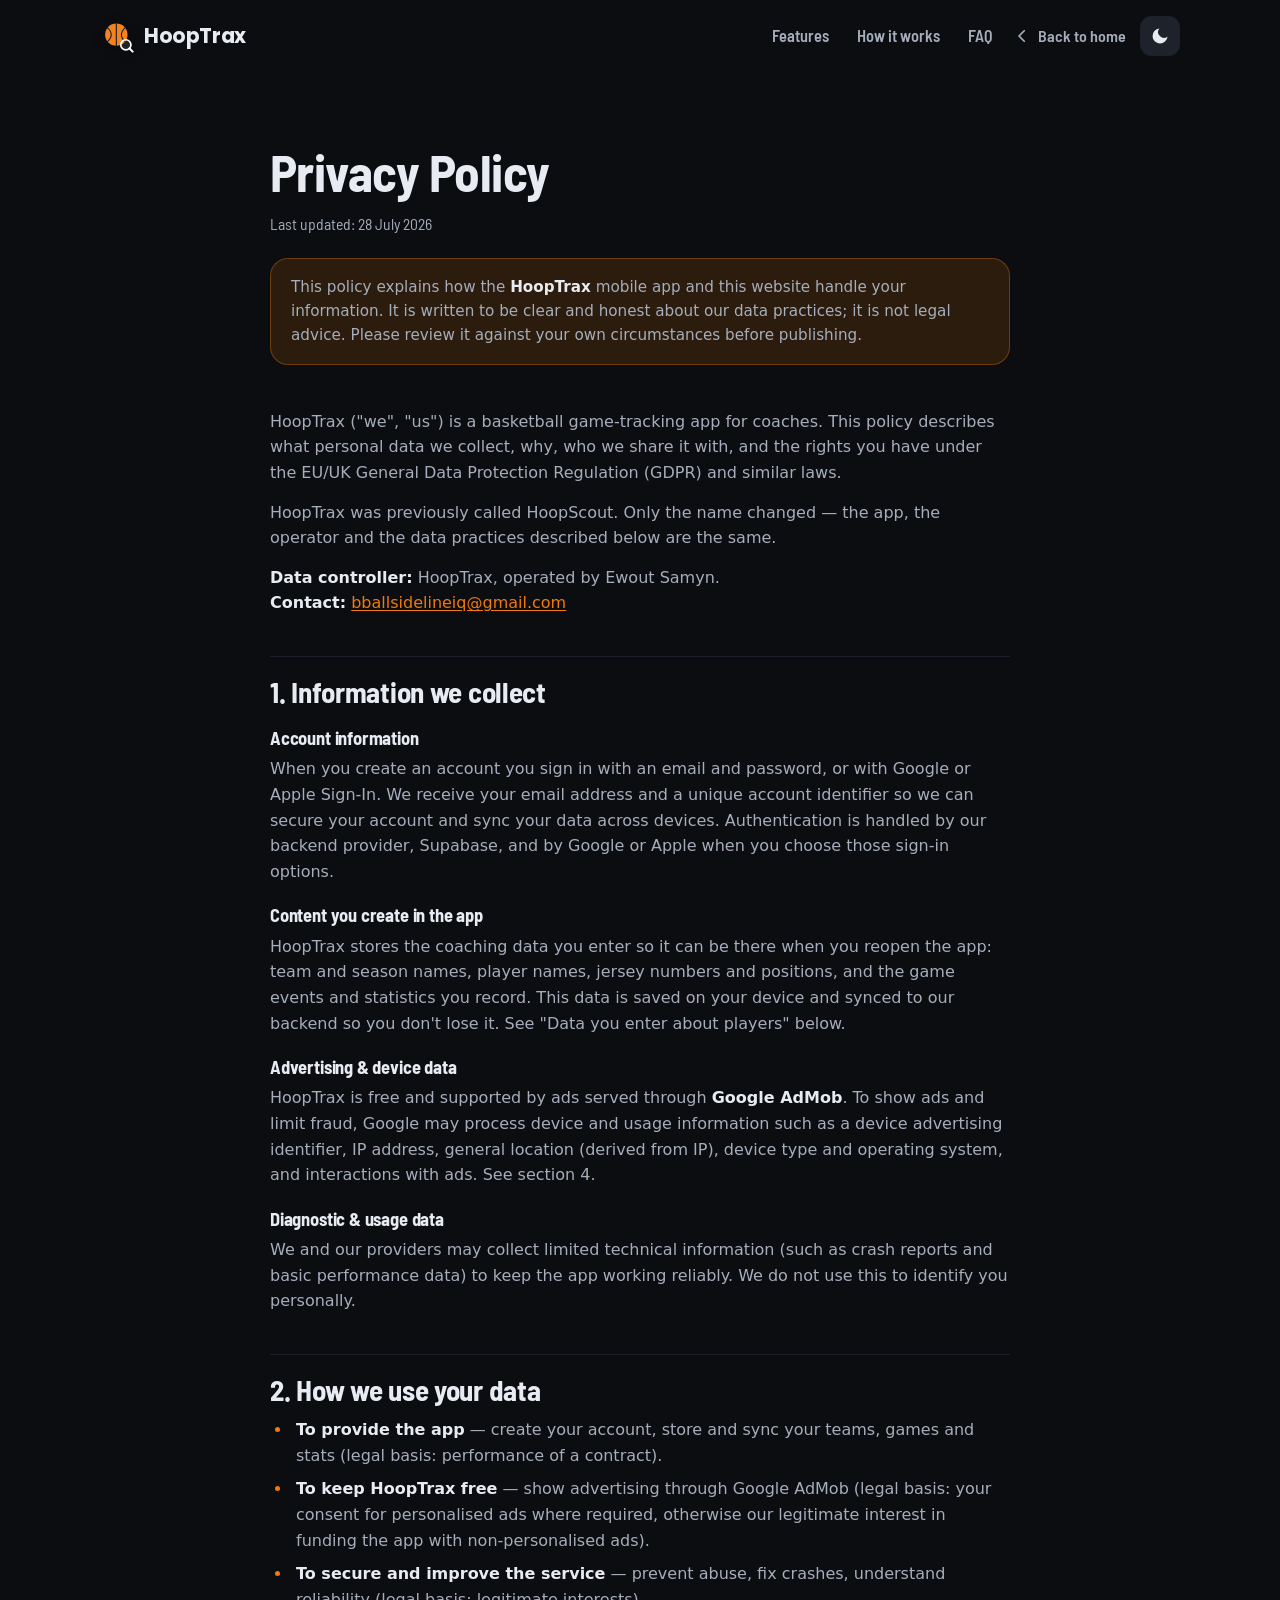
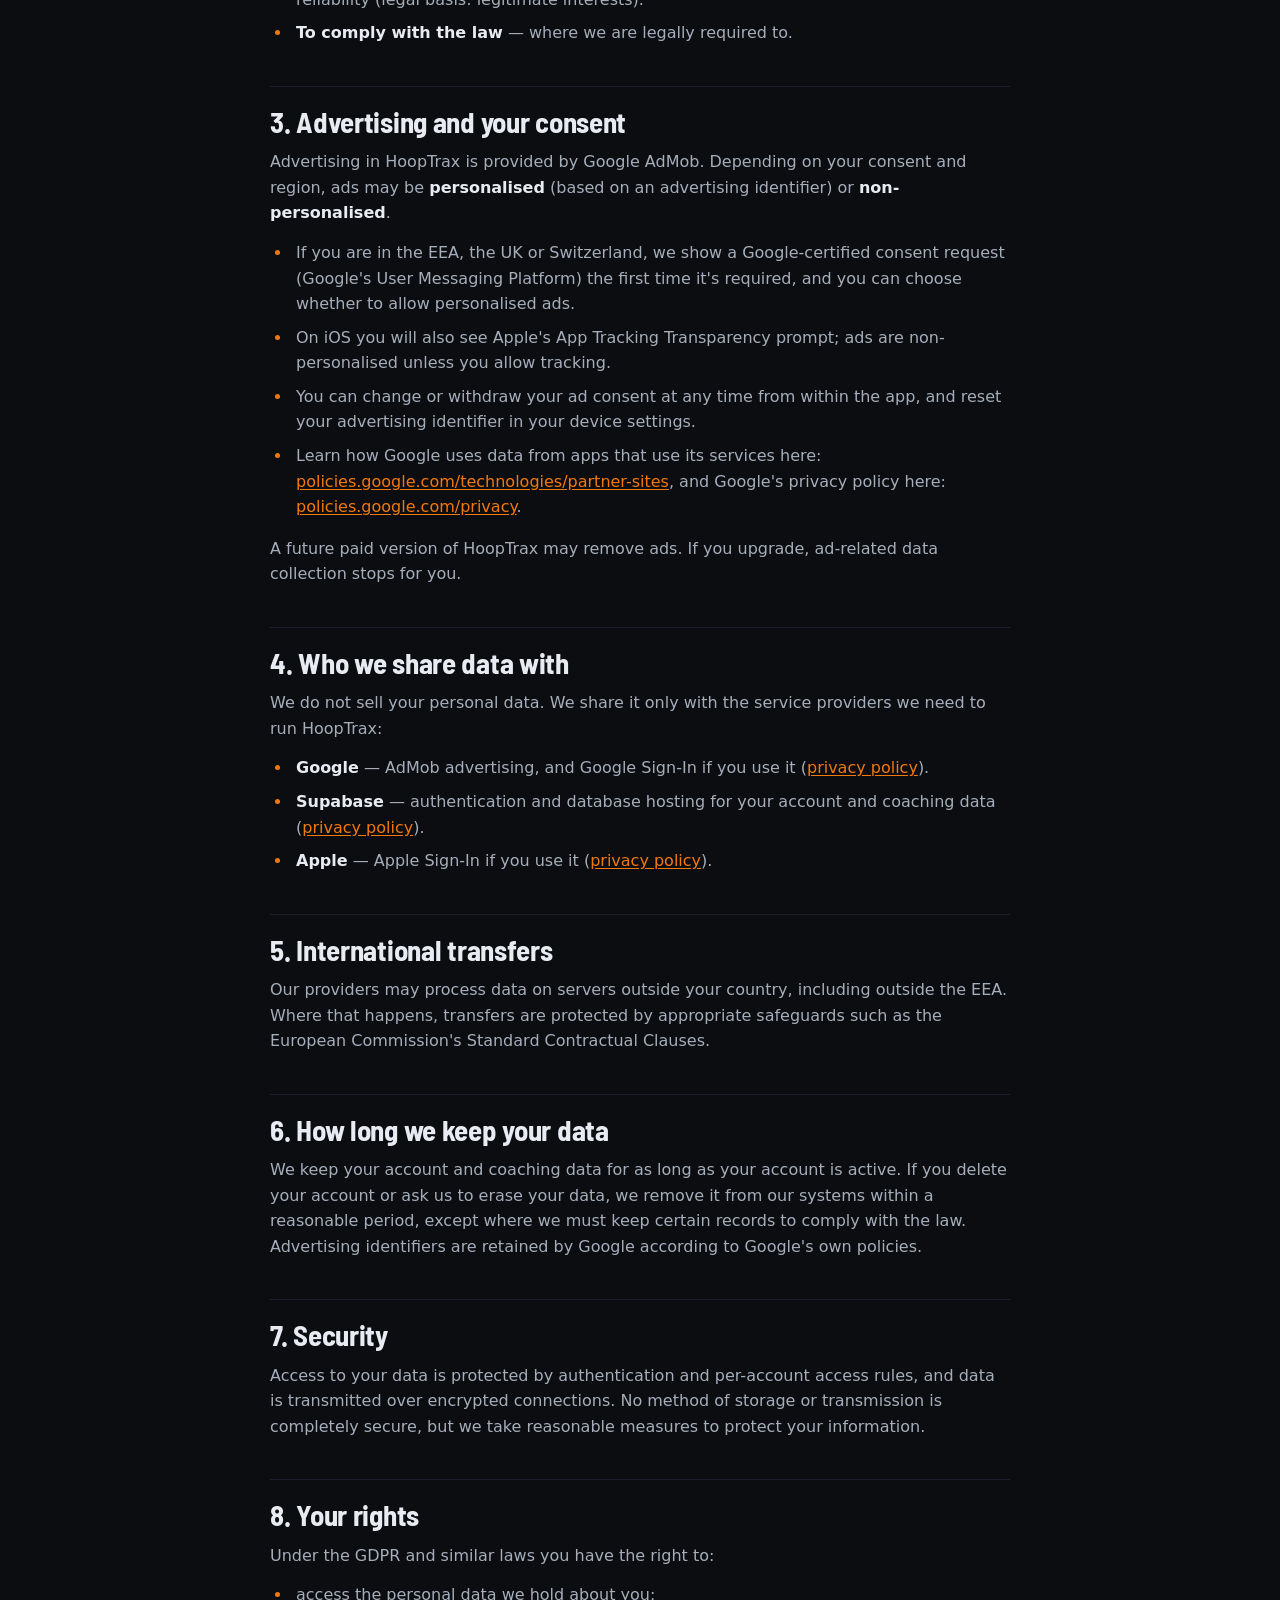
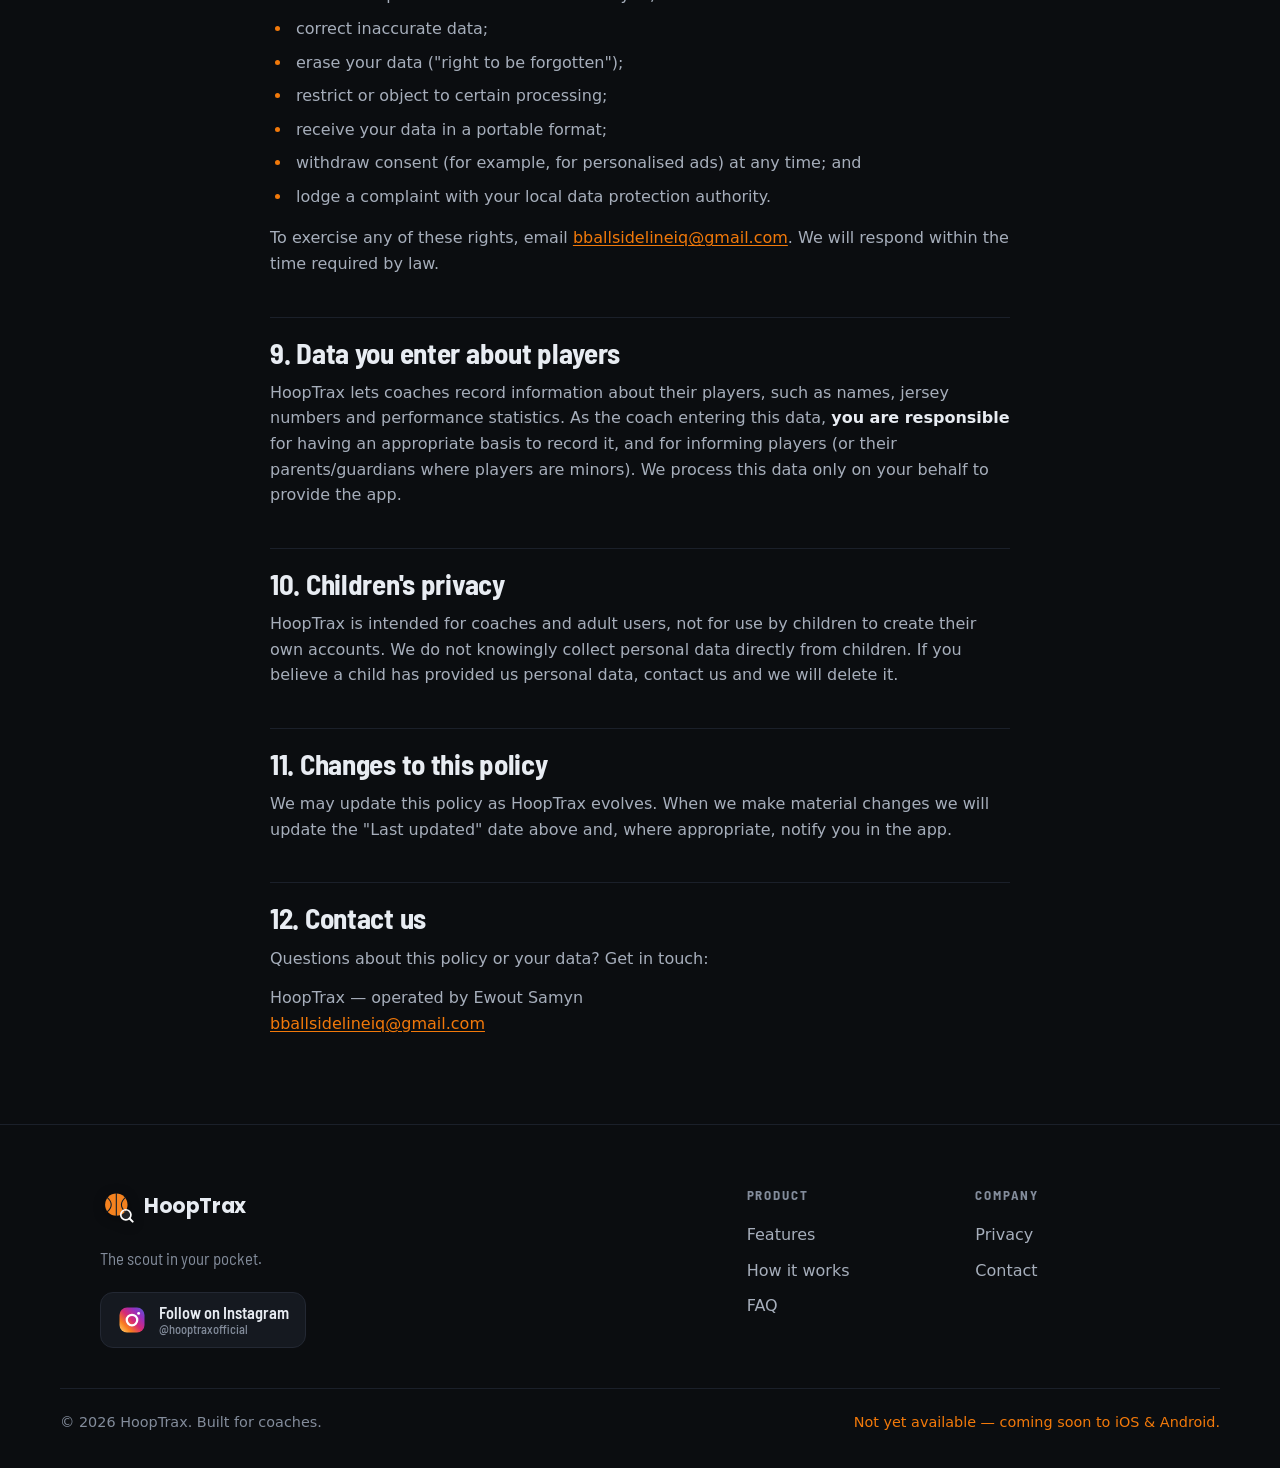
<file: privacy.html>
<!doctype html>
<html lang="en" data-theme="dark">
<head>
  <meta charset="utf-8" />
  <meta name="viewport" content="width=device-width, initial-scale=1" />
  <title>Privacy Policy — HoopTrax</title>
  <meta name="description" content="How the HoopTrax basketball app collects, uses and protects your data, including Google AdMob advertising and your GDPR rights." />
  <meta name="theme-color" content="#0B0D10" />
  <meta name="robots" content="index, follow" />
  <link rel="canonical" href="https://hoop-trax.com/privacy.html" />
  <meta property="og:type" content="website" />
  <meta property="og:url" content="https://hoop-trax.com/privacy.html" />
  <meta property="og:title" content="Privacy Policy — HoopTrax" />
  <meta property="og:description" content="How the HoopTrax basketball app collects, uses and protects your data, including Google AdMob advertising and your GDPR rights." />

  <link rel="icon" href="assets/favicon.svg" type="image/svg+xml" />
  <link rel="apple-touch-icon" href="assets/favicon.svg" />

  <link rel="preconnect" href="https://fonts.googleapis.com" />
  <link rel="preconnect" href="https://fonts.gstatic.com" crossorigin />
  <link href="https://fonts.googleapis.com/css2?family=Barlow+Semi+Condensed:wght@500;600;700&family=Poppins:wght@600;700&display=swap" rel="stylesheet" />

  <link rel="stylesheet" href="css/styles.css" />

  <script>
    (function () {
      try {
        var t = localStorage.getItem('hooptrax-theme');
        if (t === 'light' || t === 'dark') document.documentElement.setAttribute('data-theme', t);
      } catch (e) {}
    })();
  </script>
</head>
<body>
  <a class="skip-link" href="#main">Skip to content</a>

  <!-- ============ NAV ============ -->
  <header class="nav" id="nav">
    <div class="wrap nav__inner">
      <a class="brand" href="index.html" aria-label="HoopTrax home">
        <span class="brand__mark" aria-hidden="true">
          <svg viewBox="0 0 100 100" xmlns="http://www.w3.org/2000/svg">
            <circle cx="48" cy="46" r="33" fill="#F4821F"/>
            <line x1="48" y1="13" x2="48" y2="79" stroke="#0D1B2A" stroke-width="3.2" stroke-linecap="round"/>
            <path d="M 20,24 Q 46,46 20,68" stroke="#0D1B2A" stroke-width="3.2" fill="none" stroke-linecap="round"/>
            <path d="M 76,24 Q 50,46 76,68" stroke="#0D1B2A" stroke-width="3.2" fill="none" stroke-linecap="round"/>
            <circle cx="76" cy="76" r="15" fill="rgba(255,255,255,0.10)" stroke="#fff" stroke-width="5"/>
            <line x1="87" y1="87" x2="96" y2="96" stroke="#fff" stroke-width="6" stroke-linecap="round"/>
          </svg>
        </span>
        <span class="brand__word">HoopTrax</span>
      </a>

      <nav class="nav__links" aria-label="Primary">
        <a href="index.html#features">Features</a>
        <a href="index.html#how">How it works</a>
        <a href="index.html#faq">FAQ</a>
      </nav>

      <div class="nav__actions">
        <a class="subnav-back" href="index.html">
          <svg viewBox="0 0 24 24" aria-hidden="true"><path d="M15 5l-7 7 7 7" fill="none" stroke="currentColor" stroke-width="2.2" stroke-linecap="round" stroke-linejoin="round"/></svg>
          Back to home
        </a>
        <button class="theme-toggle" id="themeToggle" type="button" aria-label="Switch to light theme" aria-pressed="false">
          <svg class="theme-toggle__moon" viewBox="0 0 24 24" aria-hidden="true"><path d="M21 12.8A9 9 0 1 1 11.2 3a7 7 0 0 0 9.8 9.8Z" fill="currentColor"/></svg>
          <svg class="theme-toggle__sun" viewBox="0 0 24 24" aria-hidden="true"><circle cx="12" cy="12" r="4.2" fill="currentColor"/><g stroke="currentColor" stroke-width="2" stroke-linecap="round"><path d="M12 2.5v2.6M12 18.9v2.6M2.5 12h2.6M18.9 12h2.6M5 5l1.9 1.9M17.1 17.1 19 19M19 5l-1.9 1.9M6.9 17.1 5 19"/></g></svg>
        </button>
      </div>
    </div>
  </header>

  <main id="main" class="legal">
    <div class="wrap legal__inner">
      <div class="legal__head">
        <h1>Privacy Policy</h1>
        <p class="legal__updated">Last updated: 28 July 2026</p>
        <div class="legal__note">
          This policy explains how the <strong>HoopTrax</strong> mobile app and this website handle
          your information. It is written to be clear and honest about our data practices; it is not
          legal advice. Please review it against your own circumstances before publishing.
        </div>
      </div>

      <p>
        HoopTrax ("we", "us") is a basketball game-tracking app for coaches. This policy
        describes what personal data we collect, why, who we share it with, and the rights you have
        under the EU/UK General Data Protection Regulation (GDPR) and similar laws.
      </p>
      <p>
        HoopTrax was previously called HoopScout. Only the name changed — the app, the
        operator and the data practices described below are the same.
      </p>
      <p>
        <strong>Data controller:</strong> HoopTrax, operated by Ewout Samyn.<br />
        <strong>Contact:</strong> <a href="mailto:bballsidelineiq@gmail.com">bballsidelineiq@gmail.com</a>
      </p>

      <h2>1. Information we collect</h2>
      <h3>Account information</h3>
      <p>
        When you create an account you sign in with an email and password, or with Google or Apple
        Sign-In. We receive your email address and a unique account identifier so we can secure your
        account and sync your data across devices. Authentication is handled by our backend provider,
        Supabase, and by Google or Apple when you choose those sign-in options.
      </p>
      <h3>Content you create in the app</h3>
      <p>
        HoopTrax stores the coaching data you enter so it can be there when you reopen the app: team
        and season names, player names, jersey numbers and positions, and the game events and
        statistics you record. This data is saved on your device and synced to our backend so you don't
        lose it. See "Data you enter about players" below.
      </p>
      <h3>Advertising &amp; device data</h3>
      <p>
        HoopTrax is free and supported by ads served through <strong>Google AdMob</strong>. To show
        ads and limit fraud, Google may process device and usage information such as a device
        advertising identifier, IP address, general location (derived from IP), device type and
        operating system, and interactions with ads. See section 4.
      </p>
      <h3>Diagnostic &amp; usage data</h3>
      <p>
        We and our providers may collect limited technical information (such as crash reports and basic
        performance data) to keep the app working reliably. We do not use this to identify you
        personally.
      </p>

      <h2>2. How we use your data</h2>
      <ul>
        <li><strong>To provide the app</strong> — create your account, store and sync your teams, games and stats (legal basis: performance of a contract).</li>
        <li><strong>To keep HoopTrax free</strong> — show advertising through Google AdMob (legal basis: your consent for personalised ads where required, otherwise our legitimate interest in funding the app with non-personalised ads).</li>
        <li><strong>To secure and improve the service</strong> — prevent abuse, fix crashes, understand reliability (legal basis: legitimate interests).</li>
        <li><strong>To comply with the law</strong> — where we are legally required to.</li>
      </ul>

      <h2>3. Advertising and your consent</h2>
      <p>
        Advertising in HoopTrax is provided by Google AdMob. Depending on your consent and region,
        ads may be <strong>personalised</strong> (based on an advertising identifier) or
        <strong>non-personalised</strong>.
      </p>
      <ul>
        <li>If you are in the EEA, the UK or Switzerland, we show a Google-certified consent request (Google's User Messaging Platform) the first time it's required, and you can choose whether to allow personalised ads.</li>
        <li>On iOS you will also see Apple's App Tracking Transparency prompt; ads are non-personalised unless you allow tracking.</li>
        <li>You can change or withdraw your ad consent at any time from within the app, and reset your advertising identifier in your device settings.</li>
        <li>Learn how Google uses data from apps that use its services here:
          <a href="https://policies.google.com/technologies/partner-sites" target="_blank" rel="noopener noreferrer">policies.google.com/technologies/partner-sites</a>,
          and Google's privacy policy here:
          <a href="https://policies.google.com/privacy" target="_blank" rel="noopener noreferrer">policies.google.com/privacy</a>.
        </li>
      </ul>
      <p>
        A future paid version of HoopTrax may remove ads. If you upgrade, ad-related data collection
        stops for you.
      </p>

      <h2>4. Who we share data with</h2>
      <p>We do not sell your personal data. We share it only with the service providers we need to run HoopTrax:</p>
      <ul>
        <li><strong>Google</strong> — AdMob advertising, and Google Sign-In if you use it (<a href="https://policies.google.com/privacy" target="_blank" rel="noopener noreferrer">privacy policy</a>).</li>
        <li><strong>Supabase</strong> — authentication and database hosting for your account and coaching data (<a href="https://supabase.com/privacy" target="_blank" rel="noopener noreferrer">privacy policy</a>).</li>
        <li><strong>Apple</strong> — Apple Sign-In if you use it (<a href="https://www.apple.com/legal/privacy/" target="_blank" rel="noopener noreferrer">privacy policy</a>).</li>
      </ul>

      <h2>5. International transfers</h2>
      <p>
        Our providers may process data on servers outside your country, including outside the EEA.
        Where that happens, transfers are protected by appropriate safeguards such as the European
        Commission's Standard Contractual Clauses.
      </p>

      <h2>6. How long we keep your data</h2>
      <p>
        We keep your account and coaching data for as long as your account is active. If you delete your
        account or ask us to erase your data, we remove it from our systems within a reasonable period,
        except where we must keep certain records to comply with the law. Advertising identifiers are
        retained by Google according to Google's own policies.
      </p>

      <h2>7. Security</h2>
      <p>
        Access to your data is protected by authentication and per-account access rules, and data is
        transmitted over encrypted connections. No method of storage or transmission is completely
        secure, but we take reasonable measures to protect your information.
      </p>

      <h2>8. Your rights</h2>
      <p>Under the GDPR and similar laws you have the right to:</p>
      <ul>
        <li>access the personal data we hold about you;</li>
        <li>correct inaccurate data;</li>
        <li>erase your data ("right to be forgotten");</li>
        <li>restrict or object to certain processing;</li>
        <li>receive your data in a portable format;</li>
        <li>withdraw consent (for example, for personalised ads) at any time; and</li>
        <li>lodge a complaint with your local data protection authority.</li>
      </ul>
      <p>
        To exercise any of these rights, email
        <a href="mailto:bballsidelineiq@gmail.com">bballsidelineiq@gmail.com</a>. We will respond within
        the time required by law.
      </p>

      <h2>9. Data you enter about players</h2>
      <p>
        HoopTrax lets coaches record information about their players, such as names, jersey numbers and
        performance statistics. As the coach entering this data, <strong>you are responsible</strong> for
        having an appropriate basis to record it, and for informing players (or their parents/guardians
        where players are minors). We process this data only on your behalf to provide the app.
      </p>

      <h2>10. Children's privacy</h2>
      <p>
        HoopTrax is intended for coaches and adult users, not for use by children to create their own
        accounts. We do not knowingly collect personal data directly from children. If you believe a
        child has provided us personal data, contact us and we will delete it.
      </p>

      <h2>11. Changes to this policy</h2>
      <p>
        We may update this policy as HoopTrax evolves. When we make material changes we will update the
        "Last updated" date above and, where appropriate, notify you in the app.
      </p>

      <h2>12. Contact us</h2>
      <p>Questions about this policy or your data? Get in touch:</p>
      <address>
        HoopTrax — operated by Ewout Samyn<br />
        <a href="mailto:bballsidelineiq@gmail.com">bballsidelineiq@gmail.com</a>
      </address>
    </div>
  </main>

  <!-- ============ FOOTER ============ -->
  <footer class="footer">
    <div class="wrap footer__inner">
      <div class="footer__brand">
        <a class="brand" href="index.html" aria-label="HoopTrax home">
          <span class="brand__mark" aria-hidden="true">
            <svg viewBox="0 0 100 100" xmlns="http://www.w3.org/2000/svg">
              <circle cx="48" cy="46" r="33" fill="#F4821F"/>
              <line x1="48" y1="13" x2="48" y2="79" stroke="#0D1B2A" stroke-width="3.2" stroke-linecap="round"/>
              <path d="M 20,24 Q 46,46 20,68" stroke="#0D1B2A" stroke-width="3.2" fill="none" stroke-linecap="round"/>
              <path d="M 76,24 Q 50,46 76,68" stroke="#0D1B2A" stroke-width="3.2" fill="none" stroke-linecap="round"/>
              <circle cx="76" cy="76" r="15" fill="rgba(255,255,255,0.10)" stroke="#fff" stroke-width="5"/>
              <line x1="87" y1="87" x2="96" y2="96" stroke="#fff" stroke-width="6" stroke-linecap="round"/>
            </svg>
          </span>
          <span class="brand__word">HoopTrax</span>
        </a>
        <p class="footer__tag">The scout in your pocket.</p>
        <a class="social-btn" href="https://www.instagram.com/hooptraxofficial/" target="_blank" rel="noopener noreferrer">
          <span class="social-btn__icon" aria-hidden="true">
            <svg viewBox="0 0 24 24" xmlns="http://www.w3.org/2000/svg">
              <defs><linearGradient id="ig" x1="0" y1="1" x2="1" y2="0">
                <stop offset="0" stop-color="#FEDA75"/><stop offset=".25" stop-color="#FA7E1E"/>
                <stop offset=".5" stop-color="#D62976"/><stop offset=".75" stop-color="#962FBF"/>
                <stop offset="1" stop-color="#4F5BD5"/></linearGradient></defs>
              <rect x="2" y="2" width="20" height="20" rx="6" fill="url(#ig)"/>
              <circle cx="12" cy="12" r="4.2" fill="none" stroke="#fff" stroke-width="1.8"/>
              <circle cx="17.3" cy="6.7" r="1.15" fill="#fff"/>
            </svg>
          </span>
          <span class="social-btn__text">Follow on Instagram<small>@hooptraxofficial</small></span>
        </a>
      </div>
      <nav class="footer__cols" aria-label="Footer">
        <div class="footer__col">
          <h4>Product</h4>
          <a href="index.html#features">Features</a>
          <a href="index.html#how">How it works</a>
          <a href="index.html#faq">FAQ</a>
        </div>
        <div class="footer__col">
          <h4>Company</h4>
          <a href="privacy.html">Privacy</a>
          <a href="mailto:bballsidelineiq@gmail.com">Contact</a>
        </div>
      </nav>
    </div>
    <div class="wrap footer__base">
      <span>&copy; <span id="year">2026</span> HoopTrax. Built for coaches.</span>
      <span class="footer__soon">Not yet available — coming soon to iOS &amp; Android.</span>
    </div>
  </footer>

  <script src="js/main.js" defer></script>
</body>
</html>
</file>
<file: css/styles.css>
/* ============================================================
   HoopTrax — marketing site
   Design tokens mirror HoopTrax App (constants/theme.ts)
   ============================================================ */

/* ---------- Tokens: dark (default) ---------- */
:root {
  --bg:          #0B0D10;
  --bg-elev:     #151920;
  --surface:     #141821;
  --surface-2:   #10141A;
  --border:      #232833;
  --border-soft: #1B202A;
  --icon-tile:   #1E232B;

  --accent:      #F2790A;
  --accent-ink:  #F4821F;
  --accent-2:    #35B5A8;   /* muted teal */
  --accent-text: #06171A;
  --navy:        #0D1B2A;
  --danger:      #E5484D;

  --text:   #E8ECF2;
  --text-2: #A6AEBB;
  --text-3: #838C9B;

  --nav-bg:   rgba(11, 13, 16, 0.72);
  --card-sh:  0 18px 40px -24px rgba(0,0,0,0.75);
  --phone-sh: 0 40px 80px -30px rgba(0,0,0,0.85), 0 8px 24px -12px rgba(0,0,0,0.6);
  --accent-wash: rgba(242,121,10,0.14);

  --maxw: 1160px;
  --radius: 18px;
  --radius-lg: 26px;
  --ease: cubic-bezier(.16,.84,.44,1);

  --font-title: "Barlow Semi Condensed", "Arial Narrow", system-ui, sans-serif;
  --font-word:  "Poppins", "Barlow Semi Condensed", system-ui, sans-serif;
  --font-body:  system-ui, -apple-system, "Segoe UI", Roboto, Helvetica, Arial, sans-serif;

  color-scheme: dark;
}

/* ---------- Tokens: light ---------- */
:root[data-theme="light"] {
  --bg:          #F3F5F9;
  --bg-elev:     #FFFFFF;
  --surface:     #FFFFFF;
  --surface-2:   #EDF0F5;
  --border:      #E2E7EE;
  --border-soft: #EAEEF4;
  --icon-tile:   #EEF1F6;

  --text:   #0D1B2A;
  --text-2: #45505F;
  --text-3: #6B7686;

  --nav-bg:   rgba(255, 255, 255, 0.78);
  --card-sh:  0 18px 40px -28px rgba(13,27,42,0.28);
  --phone-sh: 0 40px 80px -34px rgba(13,27,42,0.4), 0 8px 24px -14px rgba(13,27,42,0.25);
  --accent-wash: rgba(242,121,10,0.12);

  color-scheme: light;
}

/* ---------- Reset / base ---------- */
*, *::before, *::after { box-sizing: border-box; }
* { margin: 0; }
html { scroll-behavior: smooth; -webkit-text-size-adjust: 100%; }
@media (prefers-reduced-motion: reduce) { html { scroll-behavior: auto; } }

body {
  font-family: var(--font-body);
  background: var(--bg);
  color: var(--text);
  line-height: 1.6;
  -webkit-font-smoothing: antialiased;
  text-rendering: optimizeLegibility;
  overflow-x: hidden;
  transition: background-color .4s ease, color .4s ease;
}

img, svg { display: block; max-width: 100%; }
a { color: inherit; text-decoration: none; }
ul, ol { list-style: none; padding: 0; }

h1, h2, h3, h4 { font-family: var(--font-title); font-weight: 700; line-height: 1.05; letter-spacing: -0.01em; }

::selection { background: var(--accent); color: var(--accent-text); }

:focus-visible {
  outline: 2px solid var(--accent);
  outline-offset: 3px;
  border-radius: 6px;
}

.wrap { width: 100%; max-width: var(--maxw); margin-inline: auto; padding-inline: clamp(20px, 5vw, 40px); }

.skip-link {
  position: absolute; left: 16px; top: -60px; z-index: 200;
  background: var(--accent); color: var(--accent-text);
  padding: 10px 16px; border-radius: 10px; font-weight: 700;
  transition: top .2s ease;
}
.skip-link:focus { top: 12px; }

.accent { color: var(--accent); }

.eyebrow {
  font-family: var(--font-title);
  text-transform: uppercase;
  letter-spacing: 0.18em;
  font-size: 0.8rem;
  font-weight: 600;
  color: var(--accent);
  margin-bottom: 14px;
}

/* ============================================================
   NAV
   ============================================================ */
.nav {
  position: sticky; top: 0; z-index: 100;
  transition: background-color .3s ease, box-shadow .3s ease, border-color .3s ease;
  border-bottom: 1px solid transparent;
}
.nav.is-scrolled {
  background: var(--nav-bg);
  -webkit-backdrop-filter: blur(14px);
  backdrop-filter: blur(14px);
  border-bottom-color: var(--border);
  box-shadow: 0 8px 30px -20px rgba(0,0,0,0.6);
}
.nav__inner {
  display: flex; align-items: center; gap: 20px;
  height: 72px;
}
.brand { display: inline-flex; align-items: center; gap: 10px; font-family: var(--font-word); font-weight: 700; }
.brand__mark { width: 34px; height: 34px; display: block; filter: drop-shadow(0 2px 6px rgba(0,0,0,.35)); }
.brand__mark svg { width: 100%; height: 100%; }
.brand__word { font-size: 1.28rem; letter-spacing: -0.02em; }

.nav__links { display: flex; gap: 28px; margin-left: auto; }
.nav__links a {
  font-family: var(--font-title); font-weight: 600; font-size: 1.02rem;
  color: var(--text-2); position: relative; padding: 4px 0;
  transition: color .2s ease;
}
.nav__links a::after {
  content: ""; position: absolute; left: 0; bottom: -2px; height: 2px; width: 100%;
  background: var(--accent); transform: scaleX(0); transform-origin: left;
  transition: transform .25s var(--ease);
}
.nav__links a:hover { color: var(--text); }
.nav__links a:hover::after { transform: scaleX(1); }

.nav__actions { display: flex; align-items: center; gap: 14px; }
.nav__links + .nav__actions { margin-left: 0; }
.nav__links { }

.chip {
  font-family: var(--font-title); font-weight: 600; font-size: 0.74rem;
  text-transform: uppercase; letter-spacing: 0.12em;
  padding: 6px 11px; border-radius: 999px;
}
.chip--soon {
  color: var(--accent);
  background: var(--accent-wash);
  border: 1px solid color-mix(in srgb, var(--accent) 40%, transparent);
}

.theme-toggle {
  width: 40px; height: 40px; border-radius: 11px;
  background: var(--icon-tile); border: 1px solid var(--border-soft);
  color: var(--text); cursor: pointer;
  display: grid; place-items: center; padding: 0;
  transition: background-color .2s ease, transform .2s ease;
}
.theme-toggle:hover { transform: translateY(-1px); }
.theme-toggle svg { width: 20px; height: 20px; }
.theme-toggle__sun { display: none; }
:root[data-theme="light"] .theme-toggle__moon { display: none; }
:root[data-theme="light"] .theme-toggle__sun { display: block; }

/* ============================================================
   BUTTONS / BADGES
   ============================================================ */
.btn {
  display: inline-flex; align-items: center; justify-content: center; gap: 8px;
  font-family: var(--font-title); font-weight: 700; font-size: 1.05rem;
  padding: 14px 24px; border-radius: 14px; cursor: pointer;
  min-height: 52px; border: 1px solid transparent;
  transition: transform .2s var(--ease), background-color .2s ease, border-color .2s ease;
}
.btn--ghost { color: var(--text); border-color: var(--border); background: transparent; }
.btn--ghost:hover { transform: translateY(-2px); border-color: color-mix(in srgb, var(--accent) 60%, var(--border)); color: var(--accent); }

.badges { display: flex; flex-wrap: wrap; gap: 14px; }
.badges--center { justify-content: center; }

.store-badge {
  display: inline-flex; align-items: center; gap: 12px;
  padding: 10px 18px 10px 16px; border-radius: 14px;
  background: var(--bg-elev); border: 1px solid var(--border);
  color: var(--text); cursor: default; user-select: none;
  min-height: 56px; position: relative; overflow: hidden;
  transition: transform .25s var(--ease), border-color .25s ease;
}
.store-badge:hover { transform: translateY(-2px); border-color: color-mix(in srgb, var(--accent) 45%, var(--border)); }
.store-badge__icon { width: 26px; height: 26px; color: var(--text); flex: none; }
.store-badge__text { display: flex; flex-direction: column; line-height: 1.15; font-family: var(--font-title); }
.store-badge__text small { font-size: 0.66rem; letter-spacing: 0.06em; color: var(--text-3); text-transform: uppercase; }
.store-badge__text strong { font-size: 1.12rem; font-weight: 700; }
/* sheen sweep */
.store-badge::after {
  content: ""; position: absolute; inset: 0;
  background: linear-gradient(115deg, transparent 30%, color-mix(in srgb, var(--accent) 22%, transparent) 48%, transparent 66%);
  transform: translateX(-120%);
  animation: sheen 5.5s ease-in-out infinite;
}
@keyframes sheen { 0%, 62% { transform: translateX(-120%); } 78%, 100% { transform: translateX(120%); } }

/* ============================================================
   HERO
   ============================================================ */
.hero { position: relative; padding: clamp(48px, 9vw, 96px) 0 clamp(56px, 8vw, 104px); overflow: hidden; }
.hero__bg { position: absolute; inset: 0; z-index: 0; pointer-events: none; }
.hero__glow { position: absolute; border-radius: 50%; filter: blur(80px); opacity: 0.55; }
.hero__glow--1 { width: 620px; height: 620px; top: -220px; right: -160px;
  background: radial-gradient(circle, rgba(242,121,10,0.5), transparent 70%); }
.hero__glow--2 { width: 520px; height: 520px; bottom: -240px; left: -180px;
  background: radial-gradient(circle, rgba(53,181,168,0.28), transparent 70%); }
:root[data-theme="light"] .hero__glow--1 { opacity: 0.35; }
:root[data-theme="light"] .hero__glow--2 { opacity: 0.28; }
.hero__court {
  position: absolute; right: -6%; top: 50%; transform: translateY(-50%);
  width: min(760px, 70vw); height: min(760px, 70vw);
  color: var(--border); opacity: 0.5;
  animation: spin 90s linear infinite;
}
:root[data-theme="light"] .hero__court { opacity: 0.7; }
@keyframes spin { to { transform: translateY(-50%) rotate(360deg); } }

.hero__inner {
  position: relative; z-index: 1;
  display: grid; grid-template-columns: 1.05fr 0.95fr; gap: clamp(32px, 5vw, 64px);
  align-items: center;
}
.hero__title {
  font-size: clamp(2.9rem, 7vw, 5.1rem);
  letter-spacing: -0.02em; margin-bottom: 22px;
}
.hero__sub { font-size: clamp(1.05rem, 1.6vw, 1.28rem); color: var(--text-2); max-width: 46ch; margin-bottom: 32px; }
.hero__cta { display: flex; flex-direction: column; gap: 18px; align-items: flex-start; }
.hero__visual { display: flex; justify-content: center; }

/* ============================================================
   PHONE MOCKUP
   ============================================================ */
.phone { width: clamp(232px, 30vw, 300px); }
.phone__frame {
  position: relative;
  aspect-ratio: 320 / 692;
  background: #05070A;
  border: 2px solid #2A2E36;
  border-radius: 44px;
  padding: 9px;
  box-shadow: var(--phone-sh);
}
:root[data-theme="light"] .phone__frame { border-color: #C9D0DA; background: #0B0D10; }
.phone__screen {
  width: 100%; height: 100%;
  object-fit: cover; object-position: top center;
  border-radius: 36px; background: #0B0D10;
}
.phone__island {
  position: absolute; top: 18px; left: 50%; transform: translateX(-50%);
  width: 78px; height: 22px; border-radius: 999px; background: #05070A; z-index: 2;
}
.phone--float { animation: floatY 6s ease-in-out infinite; will-change: transform; }
@keyframes floatY { 0%, 100% { transform: translateY(-10px); } 50% { transform: translateY(10px); } }

/* ============================================================
   POSITIONING BAND + STATS
   ============================================================ */
.band { padding: clamp(40px, 6vw, 76px) 0; border-top: 1px solid var(--border-soft); border-bottom: 1px solid var(--border-soft); }
.band__lead {
  font-family: var(--font-title); font-weight: 600;
  font-size: clamp(1.35rem, 3vw, 2.1rem); line-height: 1.25;
  text-align: center; max-width: 22ch; margin: 0 auto clamp(32px, 4vw, 52px);
  letter-spacing: -0.01em;
}
.band__lead { max-width: 30ch; }
.stats { display: grid; grid-template-columns: repeat(4, 1fr); gap: 18px; }
.stat {
  text-align: center; padding: 26px 14px; border-radius: var(--radius);
  background: var(--surface); border: 1px solid var(--border);
}
.stat__num {
  display: block; font-family: var(--font-title); font-weight: 700;
  font-size: clamp(2.4rem, 4.5vw, 3.4rem); color: var(--accent);
  font-variant-numeric: tabular-nums; line-height: 1;
}
.stat__label { display: block; margin-top: 8px; font-size: 0.92rem; color: var(--text-2); }

/* ============================================================
   SPOTLIGHT
   ============================================================ */
.spotlight { padding: clamp(56px, 9vw, 116px) 0; }
.spotlight__inner {
  display: grid; grid-template-columns: 1fr 1fr; gap: clamp(32px, 6vw, 80px);
  align-items: center;
}
.spotlight--reverse .spotlight__visual { order: -1; }
.spotlight__visual { display: flex; justify-content: center; }
.spotlight__copy h2 { font-size: clamp(1.9rem, 4vw, 3rem); margin-bottom: 18px; max-width: 16ch; }
.spotlight__copy > p { color: var(--text-2); font-size: clamp(1.02rem, 1.4vw, 1.15rem); max-width: 46ch; margin-bottom: 24px; }

.ticks { display: grid; gap: 12px; }
.ticks li {
  position: relative; padding-left: 34px; color: var(--text);
  font-family: var(--font-title); font-weight: 500; font-size: 1.06rem;
}
.ticks li::before {
  content: ""; position: absolute; left: 0; top: 2px;
  width: 22px; height: 22px; border-radius: 7px;
  background: var(--accent-wash);
  border: 1px solid color-mix(in srgb, var(--accent) 45%, transparent);
}
.ticks li::after {
  content: ""; position: absolute; left: 7px; top: 8px;
  width: 8px; height: 4px; border-left: 2px solid var(--accent); border-bottom: 2px solid var(--accent);
  transform: rotate(-45deg);
}

/* ============================================================
   MORE (cards)
   ============================================================ */
.more { padding: clamp(40px, 7vw, 92px) 0; }
.section-head { text-align: center; margin-bottom: clamp(32px, 5vw, 56px); }
.section-head h2 { font-size: clamp(1.9rem, 4vw, 2.9rem); }
.section-head .eyebrow { margin-bottom: 10px; }

.cards { display: grid; grid-template-columns: repeat(3, 1fr); gap: 22px; }
.card {
  background: var(--surface); border: 1px solid var(--border);
  border-radius: var(--radius-lg); padding: 32px 28px;
  box-shadow: var(--card-sh);
  transition: transform .3s var(--ease), border-color .3s ease;
}
.card:hover { transform: translateY(-4px); border-color: color-mix(in srgb, var(--accent) 40%, var(--border)); }
.card__icon {
  display: grid; place-items: center; width: 54px; height: 54px;
  border-radius: 15px; background: var(--icon-tile); color: var(--accent);
  margin-bottom: 18px;
}
.card__icon svg { width: 28px; height: 28px; }
.card h3 { font-size: 1.45rem; margin-bottom: 8px; }
.card p { color: var(--text-2); font-size: 1rem; }

/* ============================================================
   HOW IT WORKS
   ============================================================ */
.how { padding: clamp(40px, 7vw, 92px) 0; }
.steps { display: grid; grid-template-columns: repeat(3, 1fr); gap: 22px; counter-reset: step; }
.step {
  position: relative; padding: 34px 28px 30px;
  background: linear-gradient(180deg, var(--bg-elev), var(--surface));
  border: 1px solid var(--border); border-radius: var(--radius-lg);
}
.step__num {
  display: grid; place-items: center; width: 46px; height: 46px; border-radius: 13px;
  background: var(--accent); color: var(--accent-text);
  font-family: var(--font-title); font-weight: 700; font-size: 1.5rem;
  margin-bottom: 18px; box-shadow: 0 8px 20px -8px color-mix(in srgb, var(--accent) 70%, transparent);
}
.step h3 { font-size: 1.4rem; margin-bottom: 8px; }
.step p { color: var(--text-2); }
/* connector line on wide screens */
.steps .step:not(:last-child)::after {
  content: ""; position: absolute; top: 57px; right: -13px; width: 26px; height: 2px;
  background: linear-gradient(90deg, color-mix(in srgb, var(--accent) 70%, transparent), transparent);
}

/* ============================================================
   FAQ
   ============================================================ */
.faq { padding: clamp(40px, 7vw, 92px) 0; }
.faq__inner { max-width: 780px; }
.faq__list { display: grid; gap: 12px; }
.qa {
  background: var(--surface); border: 1px solid var(--border);
  border-radius: var(--radius); overflow: hidden;
  transition: border-color .25s ease, background-color .25s ease;
}
.qa[open] { border-color: color-mix(in srgb, var(--accent) 40%, var(--border)); }
.qa summary {
  list-style: none; cursor: pointer; padding: 20px 22px;
  font-family: var(--font-title); font-weight: 600; font-size: 1.18rem;
  display: flex; align-items: center; justify-content: space-between; gap: 16px;
}
.qa summary::-webkit-details-marker { display: none; }
.qa__mark { position: relative; width: 18px; height: 18px; flex: none; }
.qa__mark::before, .qa__mark::after {
  content: ""; position: absolute; background: var(--accent); border-radius: 2px;
  transition: transform .3s var(--ease), opacity .3s ease;
}
.qa__mark::before { left: 0; top: 8px; width: 18px; height: 2px; }
.qa__mark::after { left: 8px; top: 0; width: 2px; height: 18px; }
.qa[open] .qa__mark::after { transform: rotate(90deg); opacity: 0; }
.qa__body { display: grid; grid-template-rows: 0fr; transition: grid-template-rows .32s var(--ease); }
.qa[open] .qa__body { grid-template-rows: 1fr; }
.qa__body > p { overflow: hidden; padding: 0 22px; color: var(--text-2); }
.qa[open] .qa__body > p { padding-bottom: 22px; }

/* ============================================================
   CLOSING CTA
   ============================================================ */
.cta { padding: clamp(56px, 9vw, 120px) 0; }
.cta__inner {
  position: relative; text-align: center;
  background:
    radial-gradient(120% 140% at 50% -20%, var(--accent-wash), transparent 60%),
    linear-gradient(180deg, var(--bg-elev), var(--surface));
  border: 1px solid var(--border);
  border-radius: 34px; padding: clamp(44px, 6vw, 76px) clamp(24px, 5vw, 60px);
  overflow: hidden;
}
.cta__mark { display: inline-block; width: 76px; height: 76px; margin-bottom: 18px; animation: floatY 6s ease-in-out infinite; }
.cta h2 { font-size: clamp(2rem, 5vw, 3.2rem); margin-bottom: 14px; }
.cta p { color: var(--text-2); font-size: 1.12rem; max-width: 42ch; margin: 0 auto 30px; }
.cta .badges { margin-top: 4px; }

/* ============================================================
   FOOTER
   ============================================================ */
.footer { border-top: 1px solid var(--border-soft); padding-top: clamp(40px, 5vw, 64px); }
.footer__inner {
  display: grid; grid-template-columns: 1.4fr 1fr; gap: 40px;
  padding-bottom: 40px;
}
.footer__tag { color: var(--text-3); margin-top: 14px; font-family: var(--font-title); font-size: 1.05rem; }
.footer__cols { display: grid; grid-template-columns: repeat(2, 1fr); gap: 24px; }
.footer__col h4 { font-size: 0.82rem; text-transform: uppercase; letter-spacing: 0.14em; color: var(--text-3); margin-bottom: 14px; }
.footer__col a { display: block; color: var(--text-2); padding: 5px 0; transition: color .2s ease; }
.footer__col a:hover { color: var(--accent); }
.footer__col a[aria-disabled="true"] { opacity: 0.6; cursor: not-allowed; }
.footer__base {
  display: flex; flex-wrap: wrap; gap: 8px 24px; justify-content: space-between;
  padding: 22px 0 34px; border-top: 1px solid var(--border-soft);
  color: var(--text-3); font-size: 0.9rem;
}
.footer__soon { color: var(--accent); }

/* Instagram / social button */
.social-btn {
  display: inline-flex; align-items: center; gap: 12px;
  margin-top: 20px; padding: 10px 16px; border-radius: 13px;
  background: var(--bg-elev); border: 1px solid var(--border);
  color: var(--text); font-family: var(--font-title);
  transition: transform .2s var(--ease), border-color .2s ease, background-color .2s ease;
}
.social-btn:hover { transform: translateY(-2px); border-color: color-mix(in srgb, var(--accent) 45%, var(--border)); }
.social-btn__icon { width: 30px; height: 30px; flex: none; }
.social-btn__text { display: flex; flex-direction: column; line-height: 1.2; font-weight: 600; font-size: 1.02rem; }
.social-btn__text small { font-size: 0.78rem; font-weight: 500; color: var(--text-3); }

/* ============================================================
   LEGAL / PROSE PAGE (privacy.html)
   ============================================================ */
.legal { padding: clamp(32px, 6vw, 72px) 0 clamp(48px, 7vw, 88px); }
.legal__inner { max-width: 820px; }
.legal__head { margin-bottom: clamp(28px, 4vw, 44px); }
.legal h1 { font-size: clamp(2.2rem, 5vw, 3.2rem); margin-bottom: 12px; }
.legal__updated { color: var(--text-3); font-family: var(--font-title); font-size: 0.98rem; }
.legal__note {
  margin: 22px 0 8px; padding: 16px 20px; border-radius: var(--radius);
  background: var(--accent-wash); border: 1px solid color-mix(in srgb, var(--accent) 35%, transparent);
  color: var(--text-2); font-size: 0.95rem;
}
.legal h2 {
  font-size: clamp(1.4rem, 2.6vw, 1.8rem); margin: 40px 0 12px;
  padding-top: 20px; border-top: 1px solid var(--border-soft);
}
.legal h3 { font-size: 1.15rem; margin: 22px 0 8px; color: var(--text); }
.legal p { color: var(--text-2); margin-bottom: 14px; }
.legal ul { margin: 0 0 16px; padding-left: 22px; list-style: disc; }
.legal ul li { color: var(--text-2); margin-bottom: 8px; padding-left: 4px; }
.legal ul li::marker { color: var(--accent); }
.legal a { color: var(--accent); text-decoration: underline; text-underline-offset: 2px; }
.legal a:hover { opacity: 0.85; }
.legal strong { color: var(--text); font-weight: 700; }
.legal address { font-style: normal; color: var(--text-2); }

.subnav-back {
  font-family: var(--font-title); font-weight: 600; color: var(--text-2);
  display: inline-flex; align-items: center; gap: 7px; transition: color .2s ease;
}
.subnav-back:hover { color: var(--accent); }
.subnav-back svg { width: 18px; height: 18px; }

/* ============================================================
   REVEAL ANIMATIONS
   ============================================================ */
.reveal { opacity: 0; transform: translateY(26px); transition: opacity .7s var(--ease), transform .7s var(--ease); }
.reveal.is-visible { opacity: 1; transform: none; }

/* ============================================================
   RESPONSIVE
   ============================================================ */
@media (max-width: 900px) {
  .hero__inner { grid-template-columns: 1fr; text-align: center; }
  .hero__copy { order: 2; }
  .hero__visual { order: 1; }
  .hero__sub { margin-inline: auto; }
  .hero__cta { align-items: center; }
  .badges { justify-content: center; }
  .hero__court { display: none; }

  .spotlight__inner { grid-template-columns: 1fr; text-align: center; }
  .spotlight--reverse .spotlight__visual { order: 0; }
  .spotlight__copy h2, .spotlight__copy > p { max-width: none; margin-inline: auto; }
  .ticks { max-width: 400px; margin-inline: auto; text-align: left; }

  .cards { grid-template-columns: 1fr; max-width: 460px; margin-inline: auto; }
  .steps { grid-template-columns: 1fr; max-width: 460px; margin-inline: auto; }
  .steps .step:not(:last-child)::after { display: none; }

  .stats { grid-template-columns: repeat(2, 1fr); }
}

@media (max-width: 640px) {
  .nav__links { display: none; }
  .footer__inner { grid-template-columns: 1fr; gap: 28px; }
  .nav__inner { height: 64px; }
}

@media (max-width: 380px) {
  .stats { grid-template-columns: 1fr; }
  .badges { flex-direction: column; align-items: stretch; }
  .store-badge { justify-content: center; }
}

/* ============================================================
   REDUCED MOTION
   ============================================================ */
@media (prefers-reduced-motion: reduce) {
  *, *::before, *::after {
    animation-duration: 0.001ms !important;
    animation-iteration-count: 1 !important;
    transition-duration: 0.001ms !important;
  }
  .reveal { opacity: 1; transform: none; }
  .phone--float, .cta__mark, .hero__court { animation: none; }
  .store-badge::after { display: none; }
}
</file>
